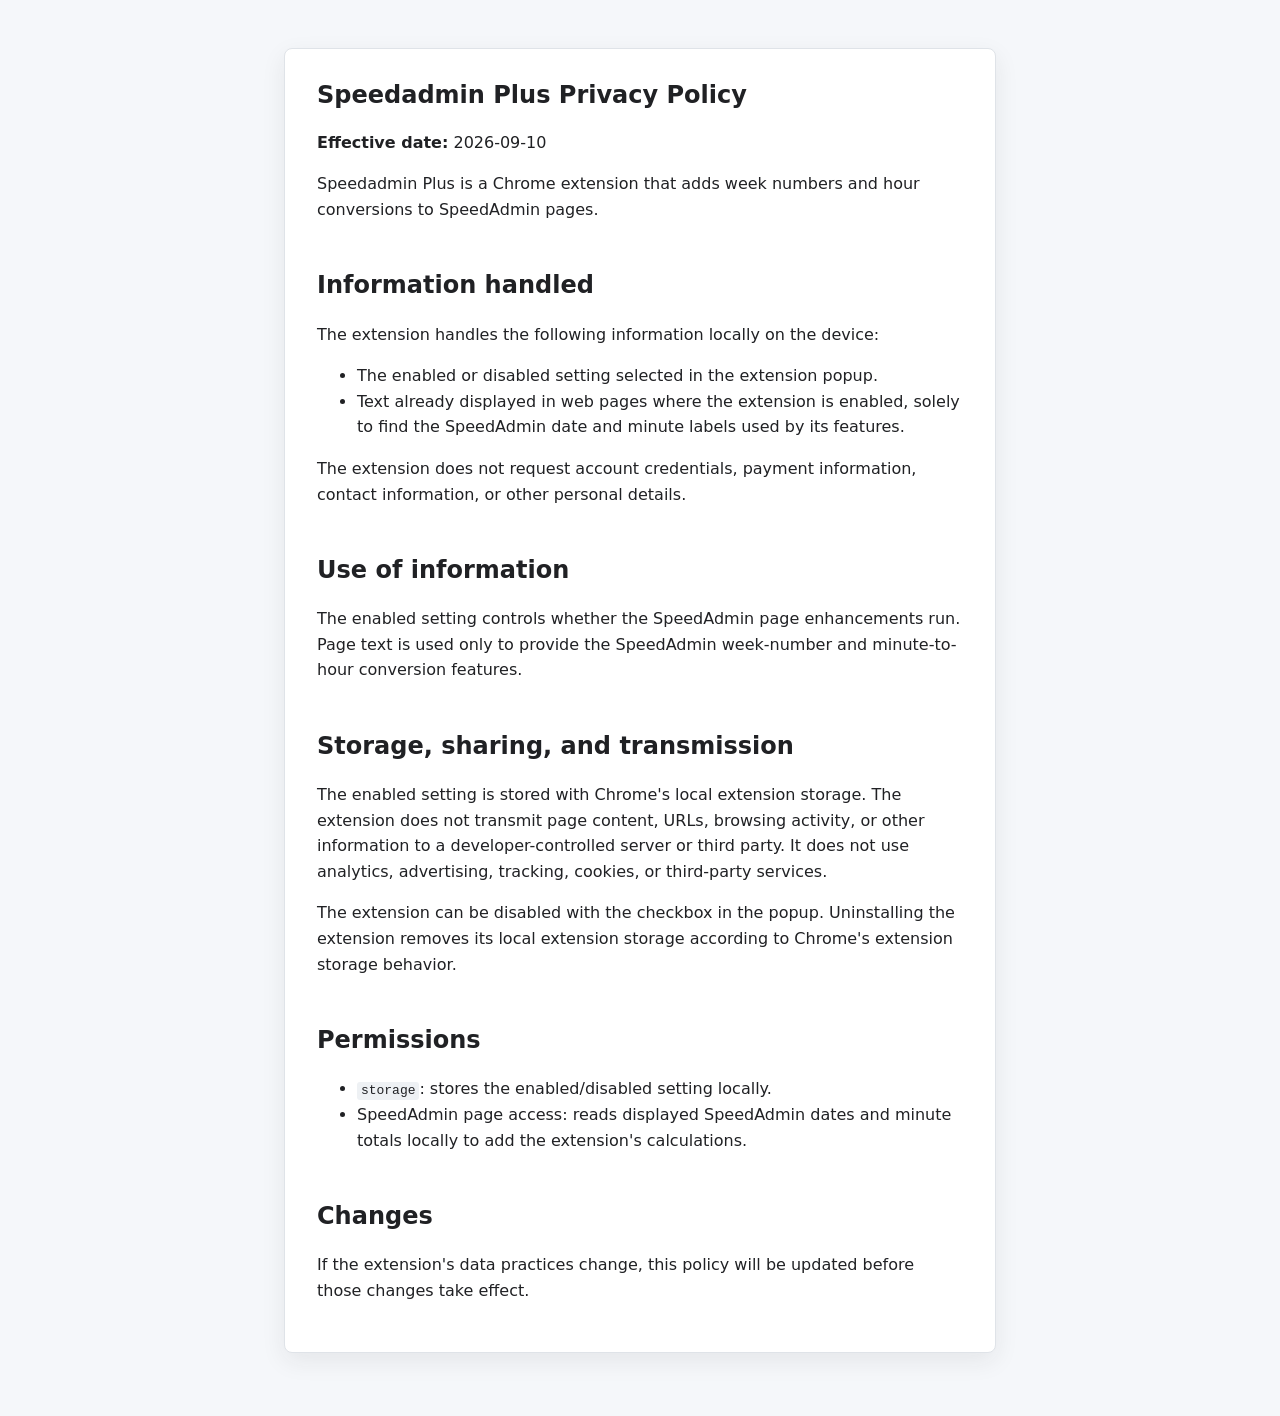
<file: docs/index.html>
<!DOCTYPE html>
<html lang="en">
  <head>
    <meta charset="UTF-8" />
    <meta name="viewport" content="width=device-width, initial-scale=1" />
    <title>Speedadmin Plus Privacy Policy</title>
    <style>
      :root {
        color-scheme: light;
        font-family: system-ui, -apple-system, BlinkMacSystemFont, "Segoe UI", sans-serif;
        line-height: 1.6;
        color: #202124;
        background: #f5f7fa;
      }

      body {
        margin: 0;
      }

      main {
        box-sizing: border-box;
        max-width: 760px;
        margin: 0 auto;
        padding: 48px 24px 64px;
      }

      article {
        padding: 32px;
        background: #fff;
        border: 1px solid #dfe3e8;
        border-radius: 8px;
        box-shadow: 0 8px 24px rgb(32 33 36 / 8%);
      }

      h1 {
        margin-top: 0;
        line-height: 1.2;
      }

      h2 {
        margin-top: 2em;
        line-height: 1.3;
      }

      code {
        padding: 0.1em 0.3em;
        background: #eef1f4;
        border-radius: 3px;
      }

      @media (max-width: 600px) {
        main {
          padding: 20px 12px 32px;
        }

        article {
          padding: 24px 20px;
        }
      }
    </style>
  </head>
  <body>
    <main>
      <article>
        <h1>Speedadmin Plus Privacy Policy</h1>
        <p><strong>Effective date:</strong> 2026-09-10</p>

        <p>
          Speedadmin Plus is a Chrome extension that adds week numbers and hour
          conversions to SpeedAdmin pages.
        </p>

        <h2>Information handled</h2>
        <p>The extension handles the following information locally on the device:</p>
        <ul>
          <li>The enabled or disabled setting selected in the extension popup.</li>
          <li>
            Text already displayed in web pages where the extension is enabled,
            solely to find the SpeedAdmin date and minute labels used by its
            features.
          </li>
        </ul>
        <p>
          The extension does not request account credentials, payment
          information, contact information, or other personal details.
        </p>

        <h2>Use of information</h2>
        <p>
          The enabled setting controls whether the SpeedAdmin page enhancements
          run. Page text is used only to provide the SpeedAdmin week-number and
          minute-to-hour conversion features.
        </p>

        <h2>Storage, sharing, and transmission</h2>
        <p>
          The enabled setting is stored with Chrome's local extension storage.
          The extension does not transmit page content, URLs, browsing activity,
          or other information to a developer-controlled server or third party.
          It does not use analytics, advertising, tracking, cookies, or
          third-party services.
        </p>
        <p>
          The extension can be disabled with the checkbox in the popup.
          Uninstalling the extension removes its local extension storage
          according to Chrome's extension storage behavior.
        </p>

        <h2>Permissions</h2>
        <ul>
          <li><code>storage</code>: stores the enabled/disabled setting locally.</li>
          <li>
            SpeedAdmin page access: reads displayed SpeedAdmin dates and minute
            totals locally to add the extension's calculations.
          </li>
        </ul>

        <h2>Changes</h2>
        <p>
          If the extension's data practices change, this policy will be updated
          before those changes take effect.
        </p>
      </article>
    </main>
  </body>
</html>
</file>
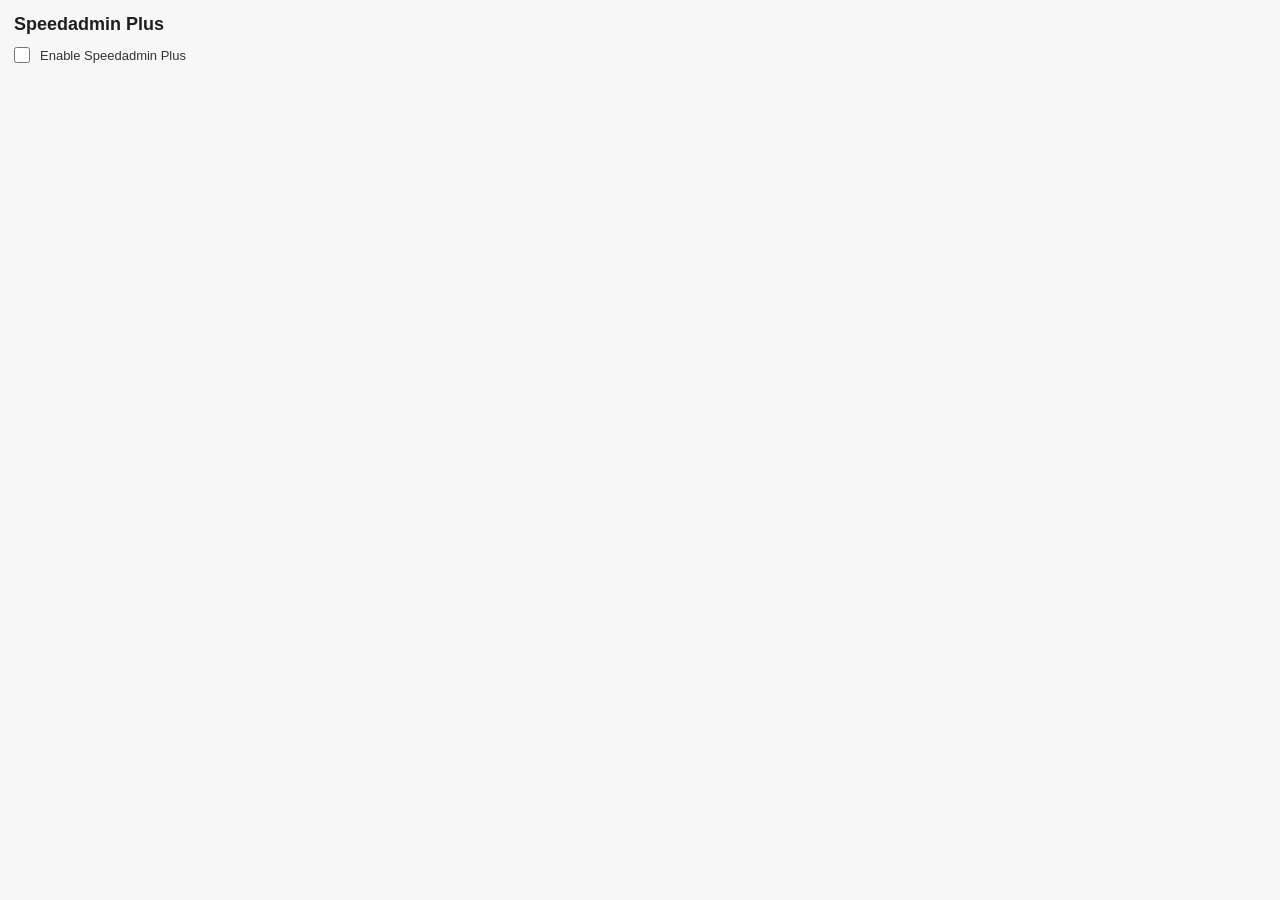
<file: popup.html>
<!DOCTYPE html>
<html lang="en">
  <head>
    <meta charset="UTF-8" />
    <meta name="viewport" content="width=device-width, initial-scale=1.0" />
    <title>Speedadmin Plus</title>
    <link rel="stylesheet" href="styles.css" />
  </head>
  <body>
    <div class="container">
      <h2>Speedadmin Plus</h2>

      <label class="toggle-row">
        <input id="enabledInput" type="checkbox" />
        <span>Enable Speedadmin Plus</span>
      </label>

      <div id="status" aria-live="polite"></div>
    </div>

    <script src="popup.js"></script>
  </body>
</html>
</file>
<file: styles.css>
body {
  width: 280px;
  margin: 0;
  padding: 0;
  font-family: Arial, sans-serif;
  background: #f7f7f7;
}

.container {
  padding: 14px;
}

h2 {
  margin: 0 0 12px;
  font-size: 18px;
  color: #1f1f1f;
}

input {
  box-sizing: border-box;
  padding: 8px 10px;
  border: 1px solid #d0d0d0;
  border-radius: 6px;
  font-size: 14px;
  margin-bottom: 12px;
}

.toggle-row {
  display: flex;
  align-items: center;
  gap: 10px;
  font-size: 13px;
  color: #333;
  cursor: pointer;
}

.toggle-row input {
  width: 16px;
  height: 16px;
  margin: 0;
}

.status {
  margin-top: 12px;
  min-height: 18px;
  font-size: 12px;
  border-radius: 4px;
  padding: 6px 8px;
}

.status.success {
  background: #e7f8ee;
  color: #1c7c45;
}

.status.error {
  background: #fde8e8;
  color: #b42318;
}

.status.info {
  background: #eef4ff;
  color: #2b5ecb;
}
</file>
